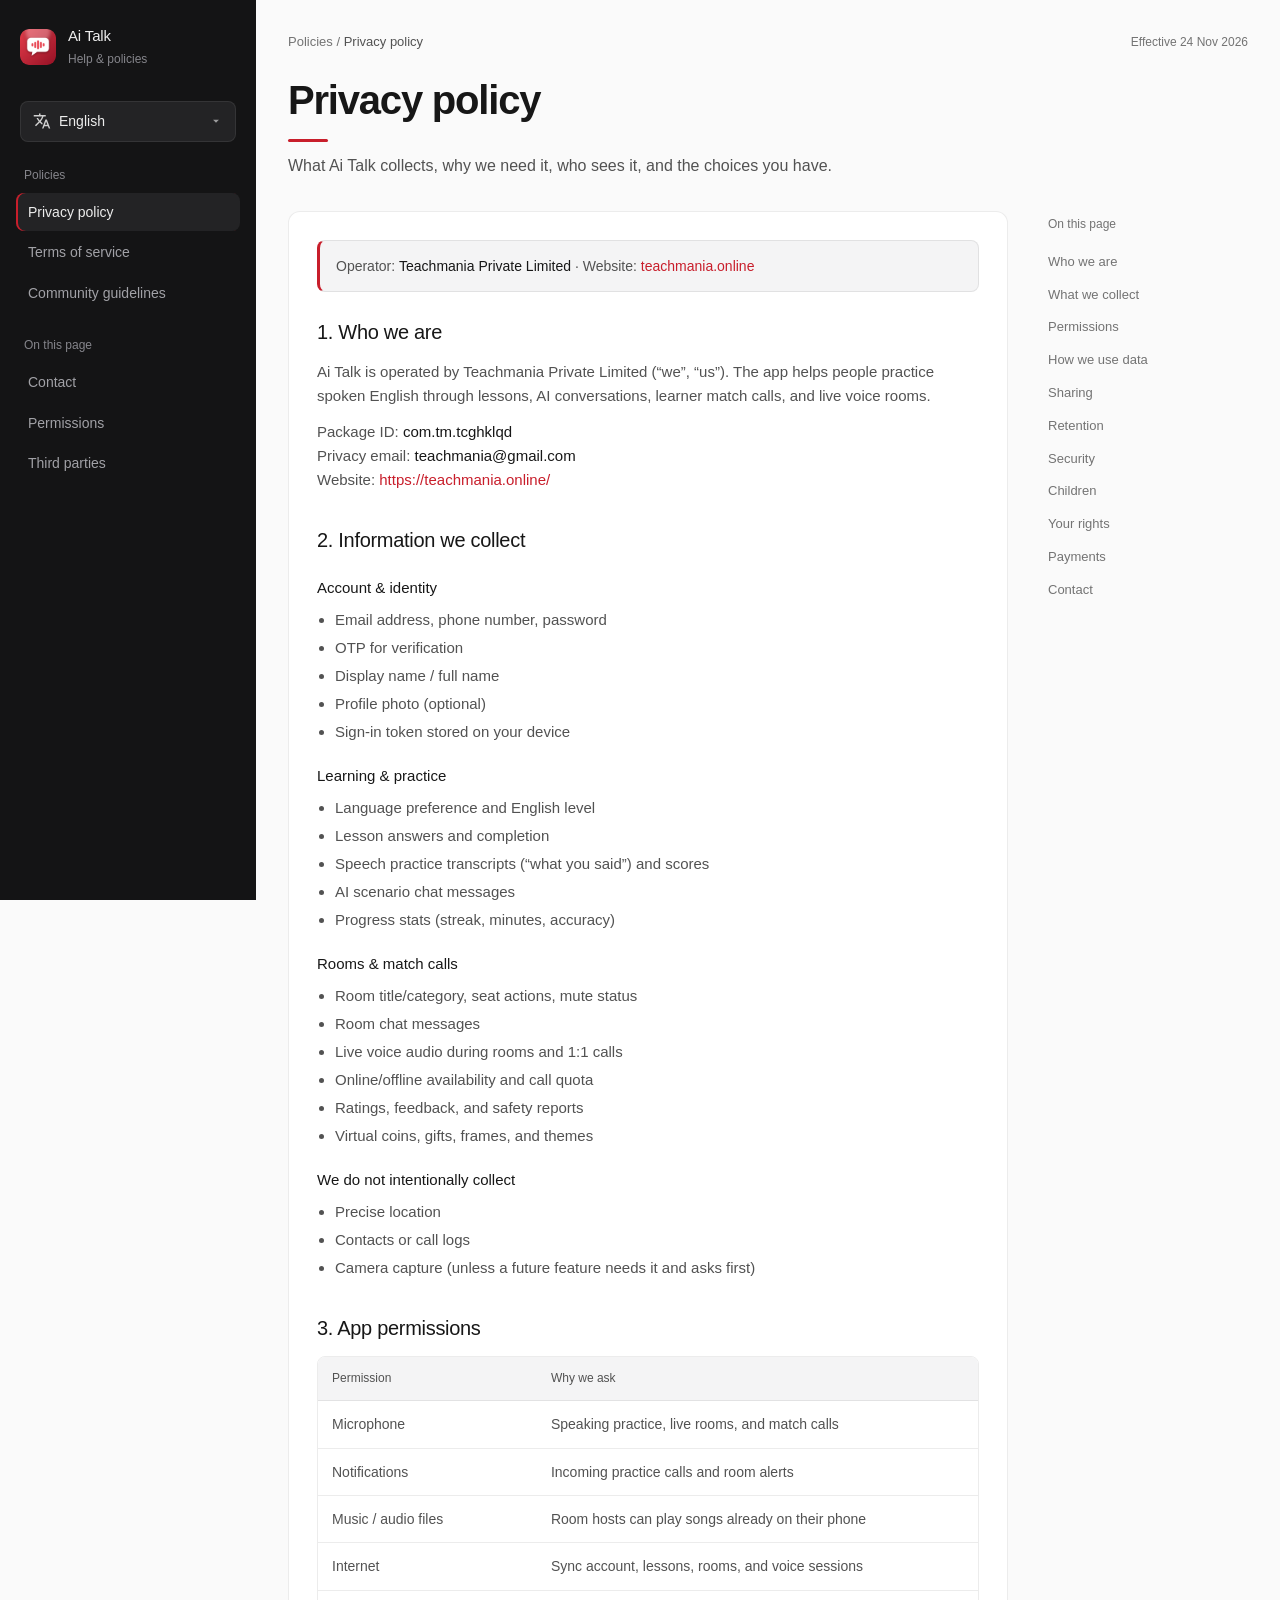
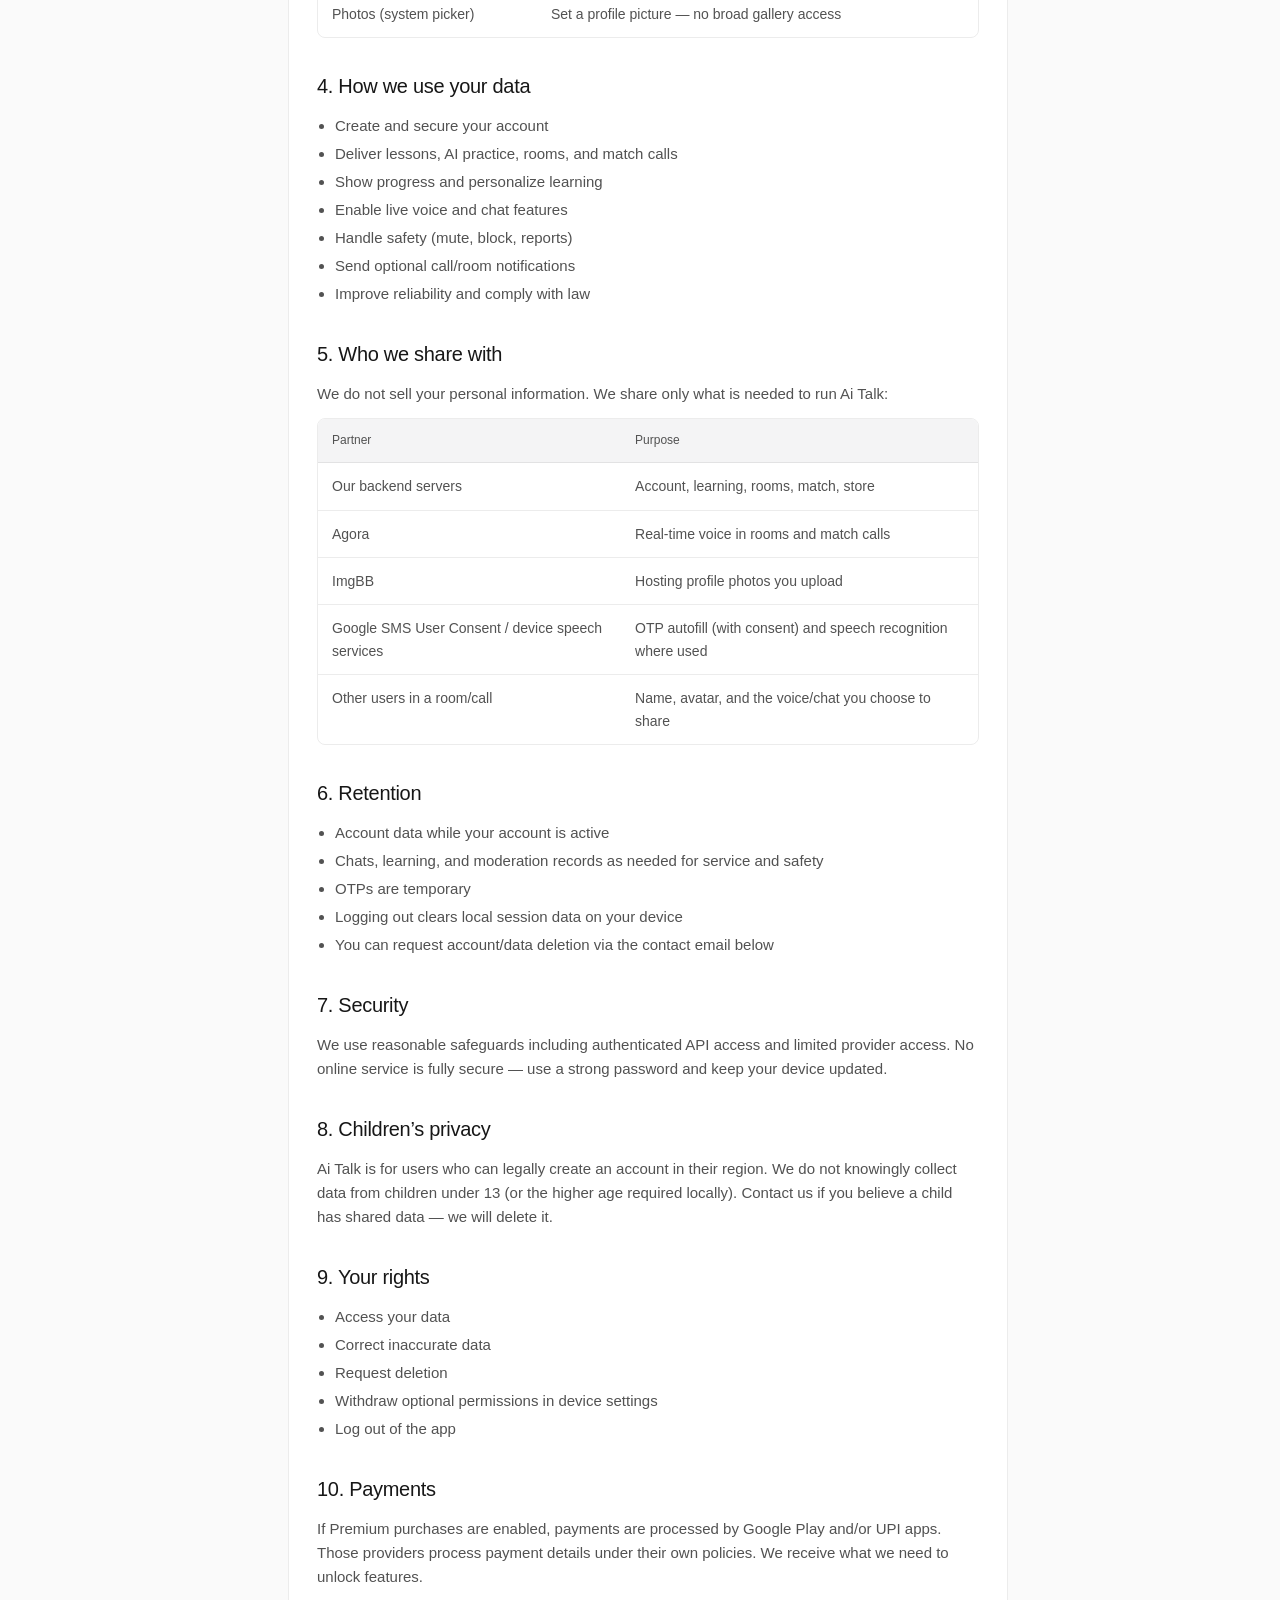
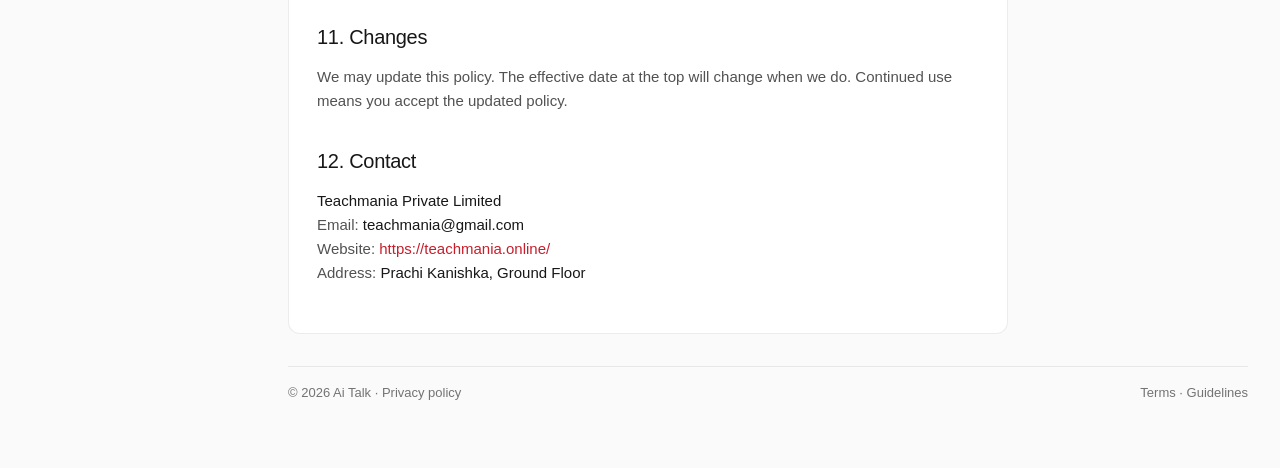
<file: index.html>
<!DOCTYPE html>
<html lang="en">
<head>
  <meta charset="UTF-8" />
  <meta name="viewport" content="width=device-width, initial-scale=1.0, maximum-scale=1.0, user-scalable=no, viewport-fit=cover" />
  <title>Ai Talk Policies</title>
  <meta http-equiv="refresh" content="0; url=privacy-policy.html" />
  <link rel="icon" href="logo.png" type="image/png" />
  <link rel="stylesheet" href="styles.css" />
</head>
<body>
  <div class="main">
    <p>Opening <a href="privacy-policy.html">Privacy Policy</a>…</p>
  </div>
</body>
</html>
</file>
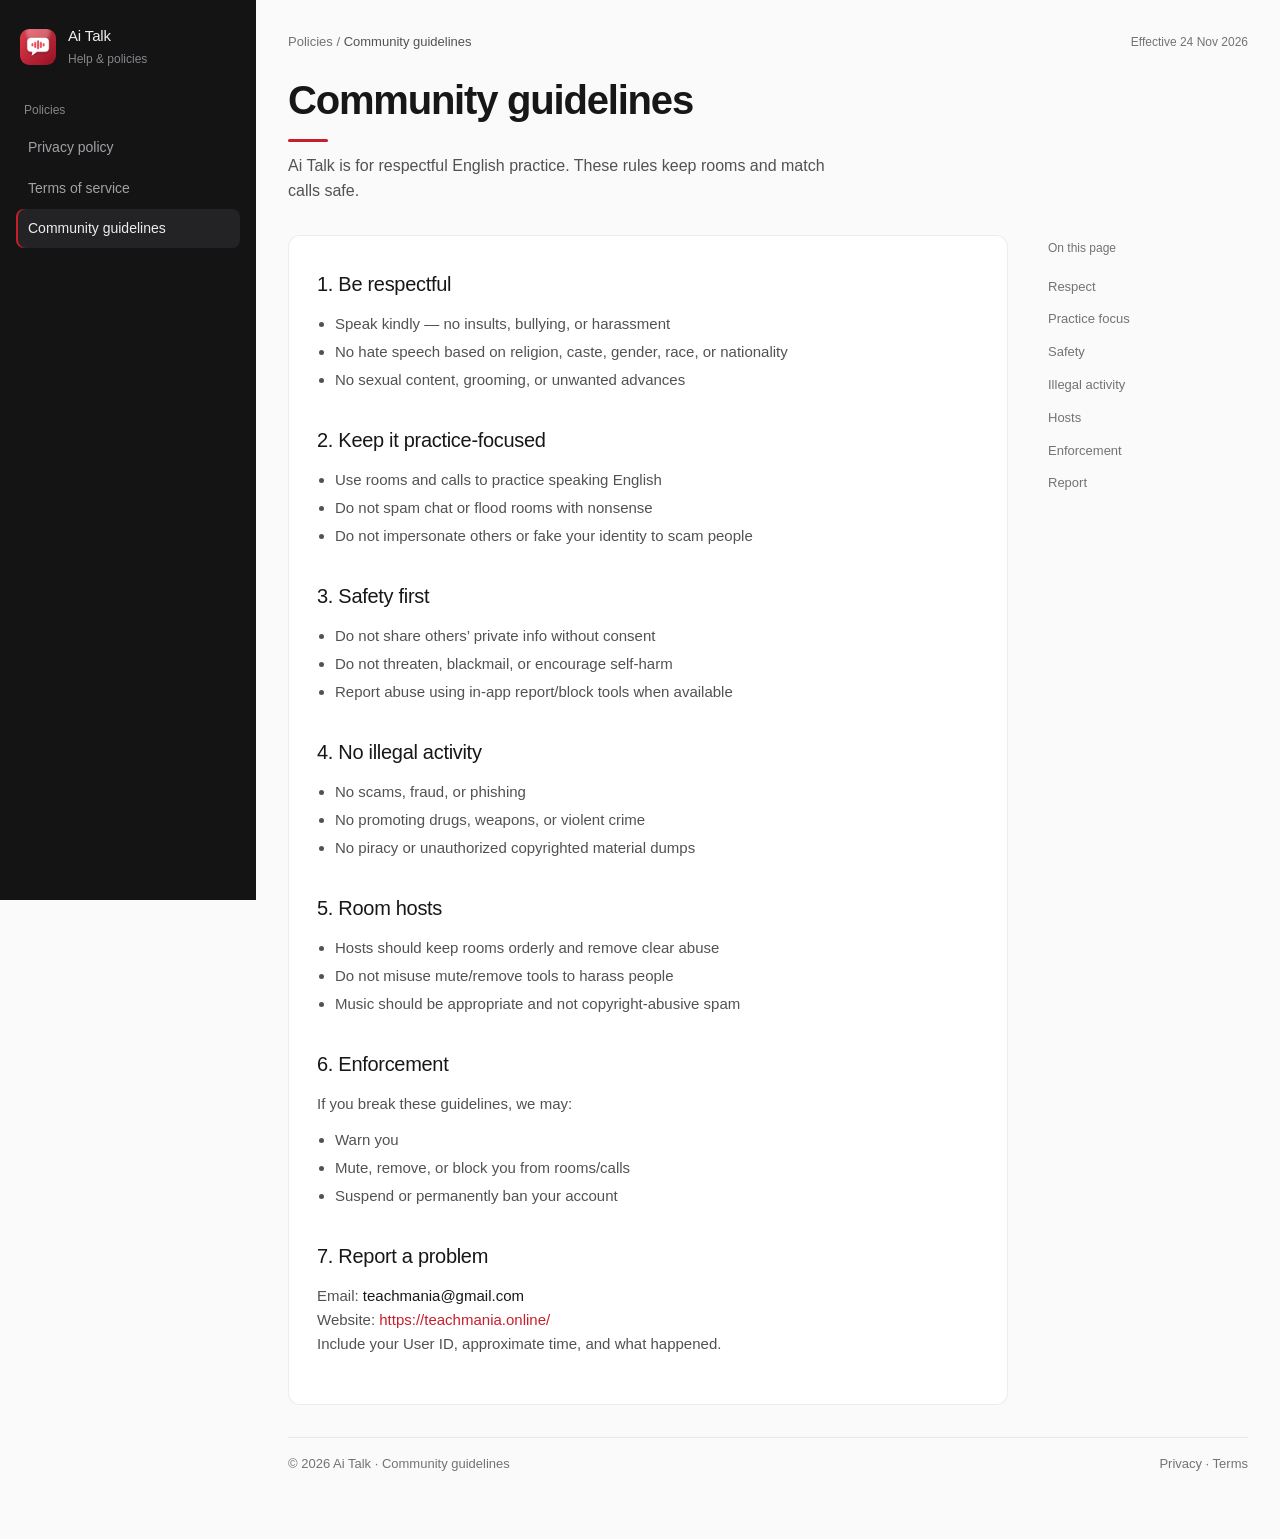
<file: community-guidelines.html>
<!DOCTYPE html>
<html lang="en">
<head>
  <meta charset="UTF-8" />
  <meta name="viewport" content="width=device-width, initial-scale=1.0, maximum-scale=1.0, user-scalable=no, viewport-fit=cover" />
  <title>Community Guidelines · Ai Talk</title>
  <meta name="description" content="Ai Talk community guidelines for safe rooms and practice calls." />
  <link rel="icon" href="logo.png" type="image/png" />
  <link rel="stylesheet" href="styles.css" />
</head>
<body>
  <header class="mobile-topbar">
    <div class="mobile-topbar-inner">
      <button type="button" class="menu-toggle" data-drawer-toggle aria-label="Open menu" aria-expanded="false">
        <svg viewBox="0 0 24 24" aria-hidden="true"><path d="M3 6h18v2H3V6zm0 5h18v2H3v-2zm0 5h18v2H3v-2z"/></svg>
      </button>
      <a class="mobile-brand" href="privacy-policy.html">
        <img src="logo.png" alt="" width="28" height="28" />
        <strong>Ai Talk</strong>
      </a>
    </div>
  </header>

  <div class="drawer-backdrop" data-drawer-backdrop></div>
  <aside class="mobile-drawer" aria-label="Mobile menu">
    <div class="drawer-head">
      <a class="brand" href="privacy-policy.html">
        <div class="brand-mark" aria-hidden="true">
          <img src="logo.png" alt="" width="36" height="36" />
        </div>
        <div>
          <strong>Ai Talk</strong>
          <span>Help &amp; policies</span>
        </div>
      </a>
      <button type="button" class="drawer-close" data-drawer-close aria-label="Close menu">
        <svg viewBox="0 0 24 24" aria-hidden="true"><path d="M18.3 5.71L12 12l6.3 6.29-1.41 1.42L10.59 13.4 4.3 19.71 2.89 18.3 9.17 12 2.89 5.71 4.3 4.29l6.29 6.3 6.29-6.3z"/></svg>
      </button>
    </div>
    <div class="nav-label">Policies</div>
    <nav class="nav">
      <a href="privacy-policy.html">Privacy policy</a>
      <a href="terms.html">Terms of service</a>
      <a class="active" href="community-guidelines.html">Community guidelines</a>
    </nav>
  </aside>

  <div class="shell">
    <aside class="sidebar">
      <a class="brand" href="privacy-policy.html">
        <div class="brand-mark" aria-hidden="true">
          <img src="logo.png" alt="Ai Talk" width="36" height="36" />
        </div>
        <div>
          <strong>Ai Talk</strong>
          <span>Help &amp; policies</span>
        </div>
      </a>
      <div class="nav-label">Policies</div>
      <nav class="nav">
        <a href="privacy-policy.html">Privacy policy</a>
        <a href="terms.html">Terms of service</a>
        <a class="active" href="community-guidelines.html">Community guidelines</a>
      </nav>
    </aside>

    <main class="main">
      <ul class="breadcrumbs-mobile">
        <li>
          <a href="privacy-policy.html" aria-label="Home">
            <svg class="home-icon" viewBox="0 0 24 24" aria-hidden="true"><path d="M10 19v-5h4v5c0 .55.45 1 1 1h3c.55 0 1-.45 1-1v-7h1.7c.46 0 .68-.57.33-.87L12.67 3.6c-.38-.34-.96-.34-1.34 0l-8.36 7.53c-.34.3-.13.87.33.87H5v7c0 .55.45 1 1 1h3c.55 0 1-.45 1-1z"/></svg>
          </a>
        </li>
        <li class="sep" aria-hidden="true">/</li>
        <li>Policies</li>
        <li class="sep" aria-hidden="true">/</li>
        <li><span class="current">Community guidelines</span></li>
      </ul>

      <div class="toc-collapse">
        <button type="button" class="toc-collapse-btn" data-toc-toggle aria-expanded="false">
          <span>On this page</span>
          <svg viewBox="0 0 24 24" aria-hidden="true"><path d="M7 10l5 5 5-5z"/></svg>
        </button>
        <div class="toc-collapse-panel" data-toc-panel>
          <a href="#be-kind">Respect</a>
          <a href="#practice">Practice focus</a>
          <a href="#safety">Safety</a>
          <a href="#illegal">Illegal activity</a>
          <a href="#hosts">Hosts</a>
          <a href="#enforcement">Enforcement</a>
          <a href="#contact">Report</a>
        </div>
      </div>

      <div class="topbar">
        <div class="crumb">Policies / <strong>Community guidelines</strong></div>
        <div class="updated">Effective 24 Nov 2026</div>
      </div>

      <section class="hero">
        <h1>Community guidelines</h1>
        <span class="updated-line">Effective 24 Nov 2026</span>
        <p>
          Ai Talk is for respectful English practice. These rules keep rooms and match calls safe.
        </p>
      </section>

      <div class="layout">
        <article class="card">
          <h2 id="be-kind">1. Be respectful</h2>
          <ul>
            <li>Speak kindly — no insults, bullying, or harassment</li>
            <li>No hate speech based on religion, caste, gender, race, or nationality</li>
            <li>No sexual content, grooming, or unwanted advances</li>
          </ul>

          <h2 id="practice">2. Keep it practice-focused</h2>
          <ul>
            <li>Use rooms and calls to practice speaking English</li>
            <li>Do not spam chat or flood rooms with nonsense</li>
            <li>Do not impersonate others or fake your identity to scam people</li>
          </ul>

          <h2 id="safety">3. Safety first</h2>
          <ul>
            <li>Do not share others’ private info without consent</li>
            <li>Do not threaten, blackmail, or encourage self-harm</li>
            <li>Report abuse using in-app report/block tools when available</li>
          </ul>

          <h2 id="illegal">4. No illegal activity</h2>
          <ul>
            <li>No scams, fraud, or phishing</li>
            <li>No promoting drugs, weapons, or violent crime</li>
            <li>No piracy or unauthorized copyrighted material dumps</li>
          </ul>

          <h2 id="hosts">5. Room hosts</h2>
          <ul>
            <li>Hosts should keep rooms orderly and remove clear abuse</li>
            <li>Do not misuse mute/remove tools to harass people</li>
            <li>Music should be appropriate and not copyright-abusive spam</li>
          </ul>

          <h2 id="enforcement">6. Enforcement</h2>
          <p>If you break these guidelines, we may:</p>
          <ul>
            <li>Warn you</li>
            <li>Mute, remove, or block you from rooms/calls</li>
            <li>Suspend or permanently ban your account</li>
          </ul>

          <h2 id="contact">7. Report a problem</h2>
          <p>
            Email: <strong>teachmania@gmail.com</strong><br />
            Website: <a href="https://teachmania.online/">https://teachmania.online/</a><br />
            Include your User ID, approximate time, and what happened.
          </p>
        </article>

        <aside class="toc">
          <h2>On this page</h2>
          <a href="#be-kind">Respect</a>
          <a href="#practice">Practice focus</a>
          <a href="#safety">Safety</a>
          <a href="#illegal">Illegal activity</a>
          <a href="#hosts">Hosts</a>
          <a href="#enforcement">Enforcement</a>
          <a href="#contact">Report</a>
        </aside>
      </div>

      <div class="footer">
        <span>© 2026 Ai Talk · Community guidelines</span>
        <span><a href="privacy-policy.html">Privacy</a> · <a href="terms.html">Terms</a></span>
      </div>
    </main>
  </div>
  <script src="site.js"></script>
</body>
</html>
</file>
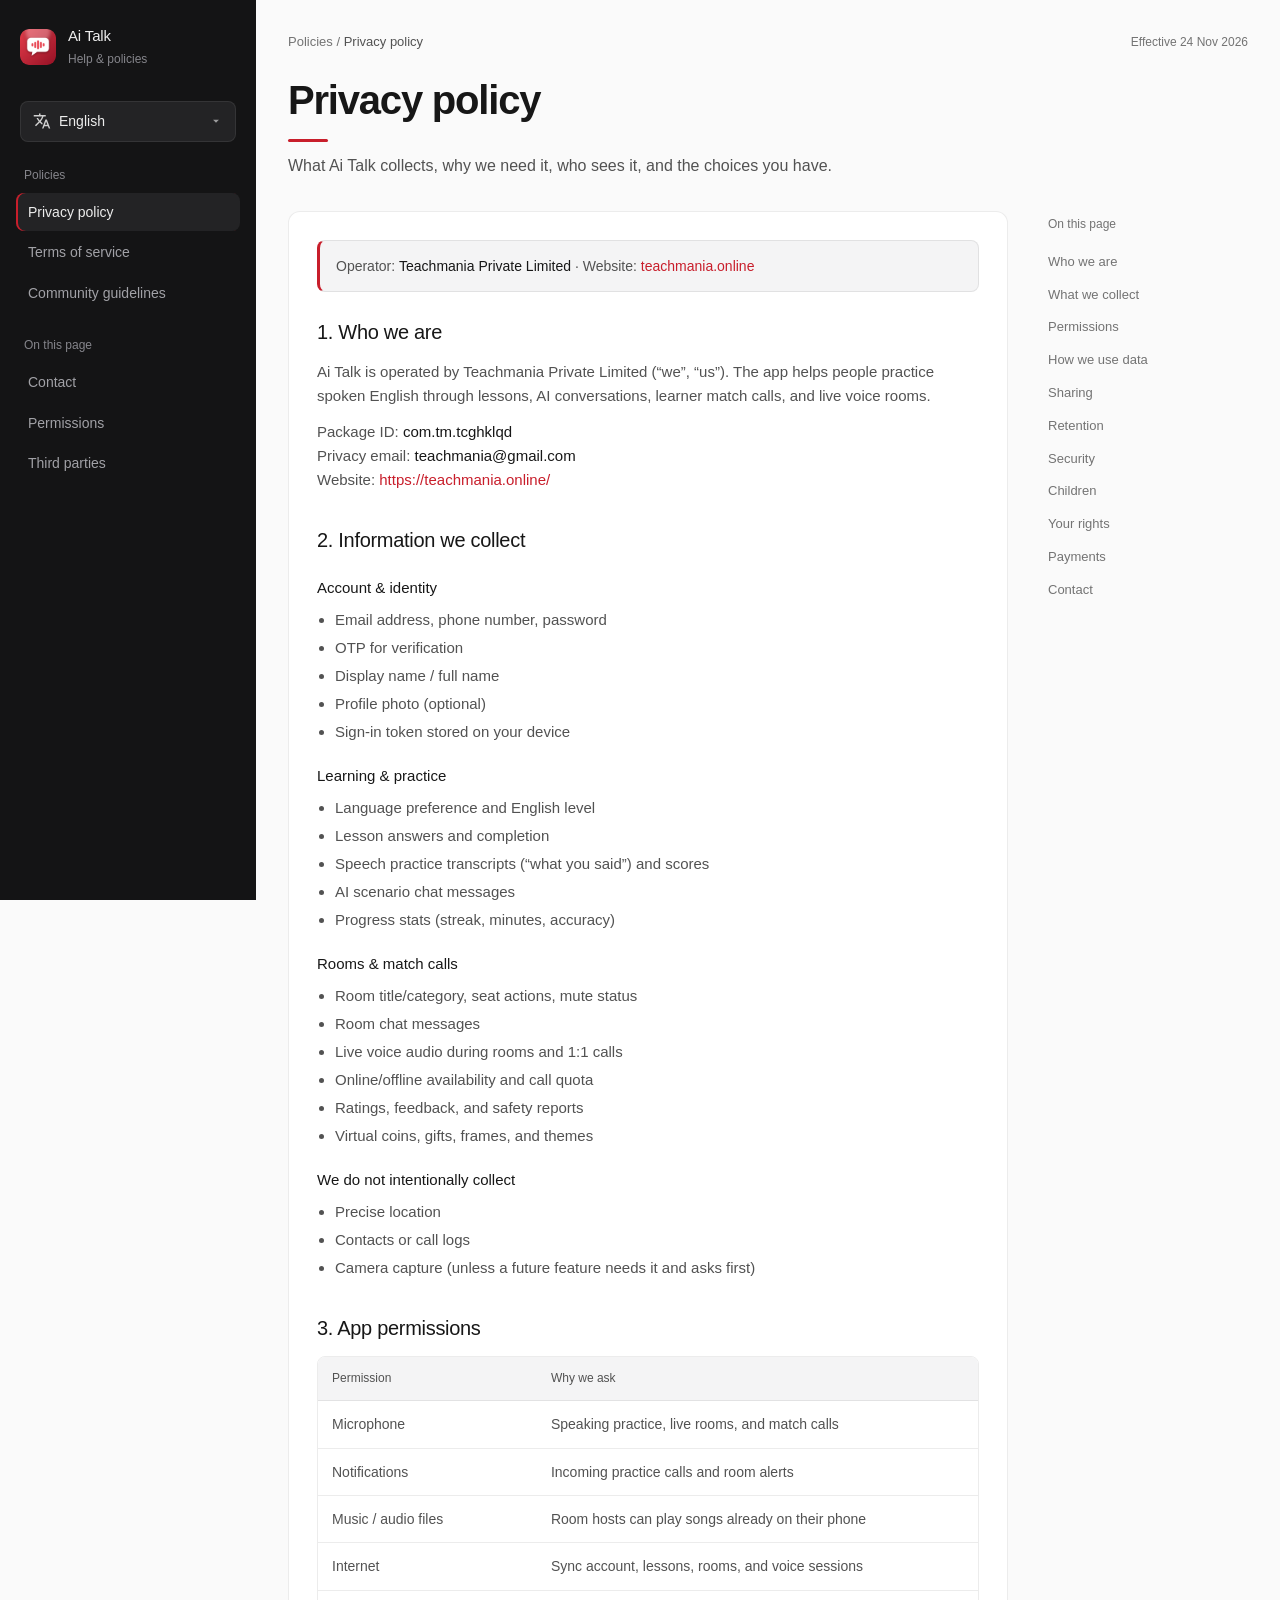
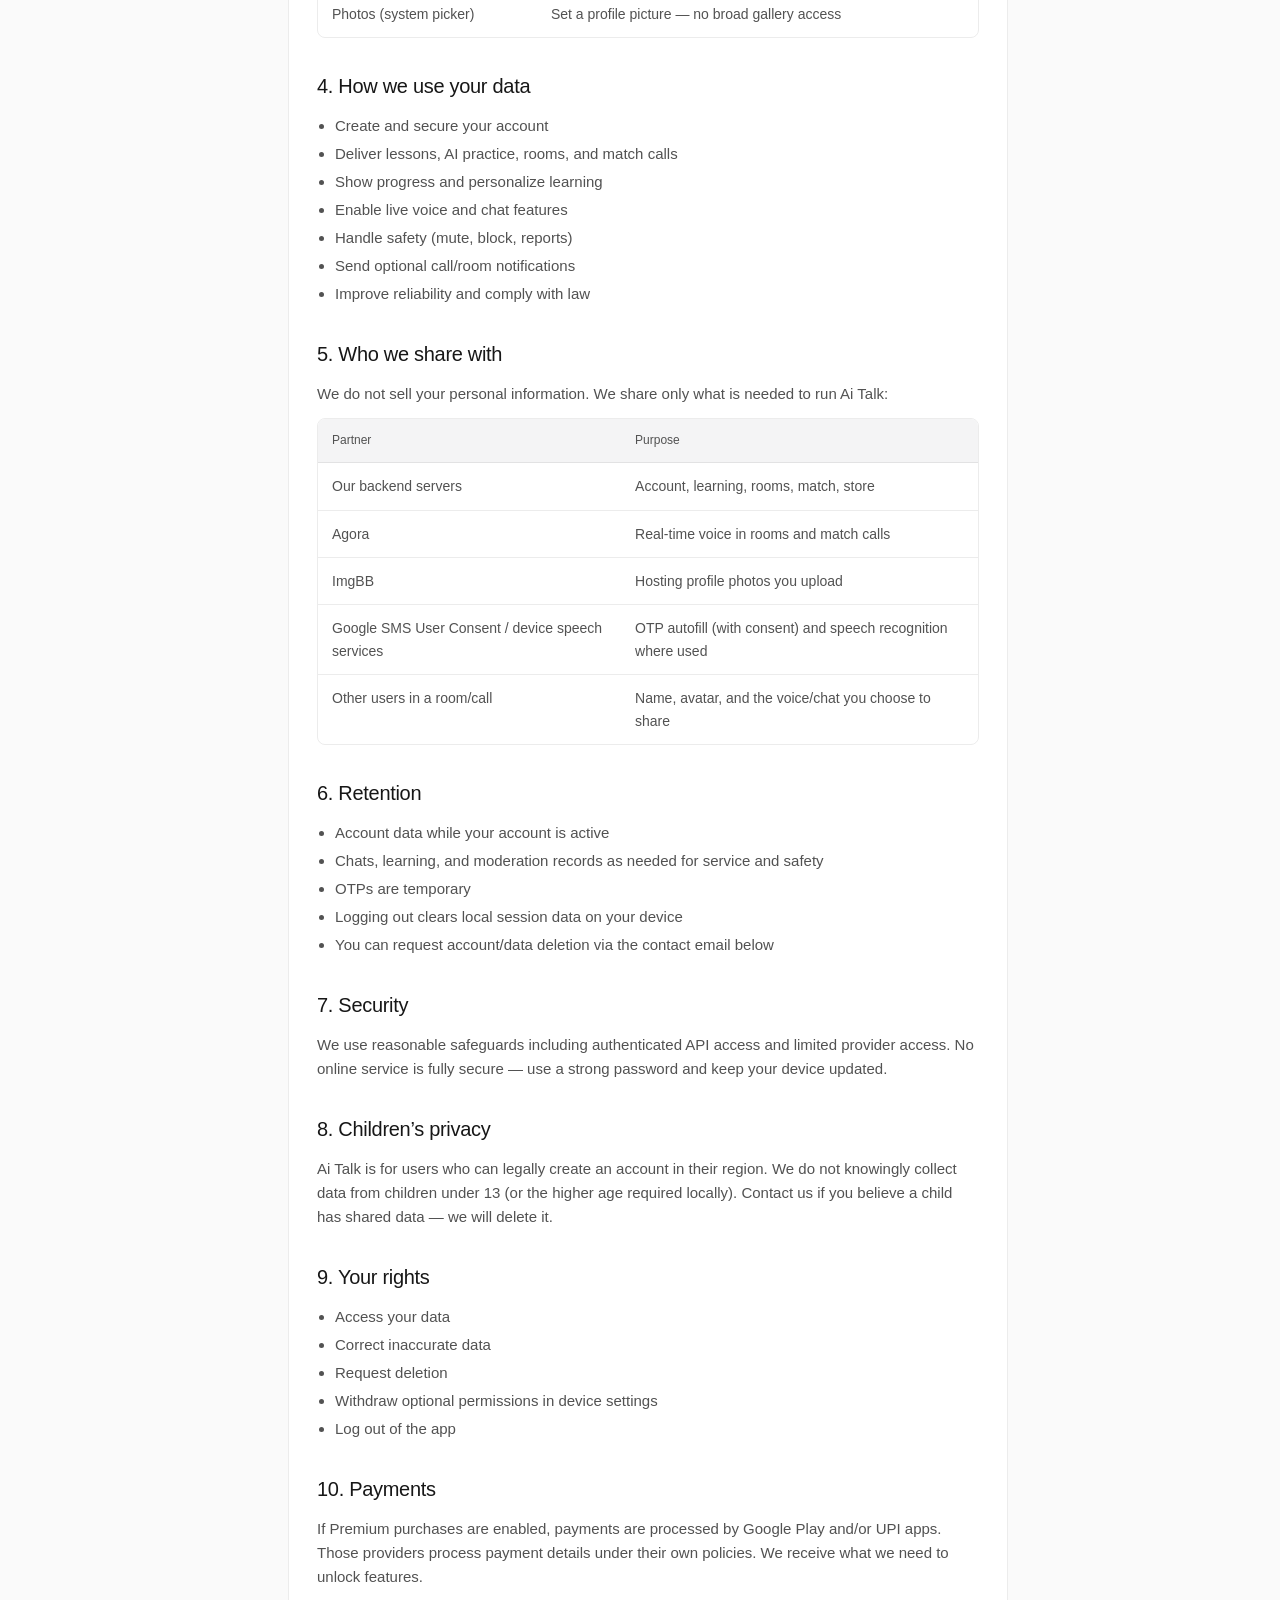
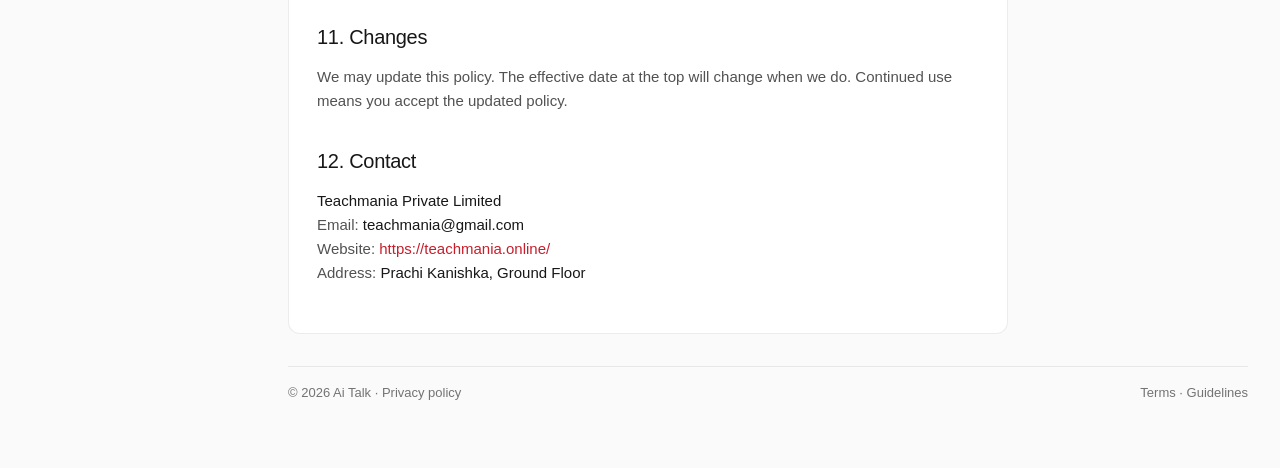
<file: privacy-policy.html>
<!DOCTYPE html>
<html lang="en">
<head>
  <meta charset="UTF-8" />
  <meta name="viewport" content="width=device-width, initial-scale=1.0, maximum-scale=1.0, user-scalable=no, viewport-fit=cover" />
  <title>Privacy Policy · Ai Talk</title>
  <meta name="description" content="Ai Talk Privacy Policy — what we collect, why, and your choices." />
  <link rel="icon" href="logo.png" type="image/png" />
  <link rel="stylesheet" href="styles.css" />
</head>
<body>
  <header class="mobile-topbar">
    <div class="mobile-topbar-inner">
      <button type="button" class="menu-toggle" data-drawer-toggle aria-label="Open menu" aria-expanded="false">
        <svg viewBox="0 0 24 24" aria-hidden="true"><path d="M3 6h18v2H3V6zm0 5h18v2H3v-2zm0 5h18v2H3v-2z"/></svg>
      </button>
      <a class="mobile-brand" href="privacy-policy.html">
        <img src="logo.png" alt="" width="28" height="28" />
        <strong>Ai Talk</strong>
      </a>
      <div class="lang-switch lang-switch-inline" id="langSwitchMain">
        <button type="button" class="lang-switch-btn" aria-haspopup="listbox">
          <svg viewBox="0 0 24 24" aria-hidden="true"><path d="M12.87 15.07l-2.54-2.51.03-.03c1.74-1.94 2.98-4.17 3.71-6.53H17V4h-7V2H8v2H1v1.99h11.17C11.5 7.92 10.44 9.75 9 11.35 8.07 10.32 7.3 9.19 6.69 8h-2c.73 1.63 1.73 3.17 2.98 4.56l-5.09 5.02L4 19l5-5 3.11 3.11.76-2.04zM18.5 10h-2L12 22h2l1.12-3h4.75L21 22h2l-4.5-12zm-2.62 7l1.62-4.33L19.12 17h-3.24z"/></svg>
          <span data-lang-current>English</span>
          <svg class="lang-caret" viewBox="0 0 24 24" aria-hidden="true"><path d="M7 10l5 5 5-5z"/></svg>
        </button>
        <div class="lang-menu" data-lang-menu role="listbox" aria-label="Languages"></div>
      </div>
    </div>
  </header>

  <div class="drawer-backdrop" data-drawer-backdrop></div>
  <aside class="mobile-drawer" aria-label="Mobile menu">
    <div class="drawer-head">
      <a class="brand" href="privacy-policy.html">
        <div class="brand-mark" aria-hidden="true">
          <img src="logo.png" alt="" width="36" height="36" />
        </div>
        <div>
          <strong>Ai Talk</strong>
          <span data-i18n="brandSub">Help &amp; policies</span>
        </div>
      </a>
      <button type="button" class="drawer-close" data-drawer-close aria-label="Close menu">
        <svg viewBox="0 0 24 24" aria-hidden="true"><path d="M18.3 5.71L12 12l6.3 6.29-1.41 1.42L10.59 13.4 4.3 19.71 2.89 18.3 9.17 12 2.89 5.71 4.3 4.29l6.29 6.3 6.29-6.3z"/></svg>
      </button>
    </div>
    <div class="nav-label" data-i18n="navPolicies">Policies</div>
    <nav class="nav">
      <a class="active" href="privacy-policy.html" data-i18n="navPrivacy">Privacy policy</a>
      <a href="terms.html" data-i18n="navTerms">Terms of service</a>
      <a href="community-guidelines.html" data-i18n="navGuidelines">Community guidelines</a>
    </nav>
    <div class="nav-label" data-i18n="navOnPage">On this page</div>
    <nav class="nav">
      <a href="#who" data-i18n="tocWho">Who we are</a>
      <a href="#permissions" data-i18n="navPermissions">Permissions</a>
      <a href="#third-parties" data-i18n="navThird">Third parties</a>
      <a href="#contact" data-i18n="navContact">Contact</a>
    </nav>
  </aside>

  <div class="shell">
    <aside class="sidebar">
      <a class="brand" href="privacy-policy.html">
        <div class="brand-mark" aria-hidden="true">
          <img src="logo.png" alt="Ai Talk" width="36" height="36" />
        </div>
        <div>
          <strong>Ai Talk</strong>
          <span data-i18n="brandSub">Help &amp; policies</span>
        </div>
      </a>

      <div class="lang-switch" id="langSwitchSidebar">
        <button type="button" class="lang-switch-btn" aria-haspopup="listbox" aria-expanded="false">
          <svg viewBox="0 0 24 24" aria-hidden="true"><path d="M12.87 15.07l-2.54-2.51.03-.03c1.74-1.94 2.98-4.17 3.71-6.53H17V4h-7V2H8v2H1v1.99h11.17C11.5 7.92 10.44 9.75 9 11.35 8.07 10.32 7.3 9.19 6.69 8h-2c.73 1.63 1.73 3.17 2.98 4.56l-5.09 5.02L4 19l5-5 3.11 3.11.76-2.04zM18.5 10h-2L12 22h2l1.12-3h4.75L21 22h2l-4.5-12zm-2.62 7l1.62-4.33L19.12 17h-3.24z"/></svg>
          <span data-lang-current>English</span>
          <svg class="lang-caret" viewBox="0 0 24 24" aria-hidden="true"><path d="M7 10l5 5 5-5z"/></svg>
        </button>
        <div class="lang-menu" data-lang-menu role="listbox" aria-label="Languages"></div>
      </div>

      <div class="nav-label" data-i18n="navPolicies">Policies</div>
      <nav class="nav">
        <a class="active" href="privacy-policy.html" data-i18n="navPrivacy">Privacy policy</a>
        <a href="terms.html" data-i18n="navTerms">Terms of service</a>
        <a href="community-guidelines.html" data-i18n="navGuidelines">Community guidelines</a>
      </nav>
      <div class="nav-label" data-i18n="navOnPage">On this page</div>
      <nav class="nav">
        <a href="#contact" data-i18n="navContact">Contact</a>
        <a href="#permissions" data-i18n="navPermissions">Permissions</a>
        <a href="#third-parties" data-i18n="navThird">Third parties</a>
      </nav>
    </aside>

    <main class="main">
      <ul class="breadcrumbs-mobile">
        <li>
          <a href="privacy-policy.html" aria-label="Home">
            <svg class="home-icon" viewBox="0 0 24 24" aria-hidden="true"><path d="M10 19v-5h4v5c0 .55.45 1 1 1h3c.55 0 1-.45 1-1v-7h1.7c.46 0 .68-.57.33-.87L12.67 3.6c-.38-.34-.96-.34-1.34 0l-8.36 7.53c-.34.3-.13.87.33.87H5v7c0 .55.45 1 1 1h3c.55 0 1-.45 1-1z"/></svg>
          </a>
        </li>
        <li class="sep" aria-hidden="true">/</li>
        <li data-i18n="navPolicies">Policies</li>
        <li class="sep" aria-hidden="true">/</li>
        <li><span class="current" data-i18n="crumbStrong">Privacy policy</span></li>
      </ul>

      <div class="toc-collapse">
        <button type="button" class="toc-collapse-btn" data-toc-toggle aria-expanded="false">
          <span data-i18n="tocTitle">On this page</span>
          <svg viewBox="0 0 24 24" aria-hidden="true"><path d="M7 10l5 5 5-5z"/></svg>
        </button>
        <div class="toc-collapse-panel" data-toc-panel>
          <a href="#who" data-i18n="tocWho">Who we are</a>
          <a href="#collect" data-i18n="tocCollect">What we collect</a>
          <a href="#permissions" data-i18n="tocPerm">Permissions</a>
          <a href="#use" data-i18n="tocUse">How we use data</a>
          <a href="#third-parties" data-i18n="tocShare">Sharing</a>
          <a href="#retention" data-i18n="tocRetention">Retention</a>
          <a href="#security" data-i18n="tocSecurity">Security</a>
          <a href="#children" data-i18n="tocChildren">Children</a>
          <a href="#rights" data-i18n="tocRights">Your rights</a>
          <a href="#payments" data-i18n="tocPayments">Payments</a>
          <a href="#contact" data-i18n="tocContact">Contact</a>
        </div>
      </div>

      <div class="topbar">
        <div class="crumb"><span data-i18n="crumb">Policies /</span> <strong data-i18n="crumbStrong">Privacy policy</strong></div>
        <div class="updated" data-i18n="effective">Effective 24 Nov 2026</div>
      </div>

      <section class="hero">
        <h1 data-i18n="title">Privacy policy</h1>
        <span class="updated-line" data-i18n="effective">Effective 24 Nov 2026</span>
        <p data-i18n="lead">
          What Ai Talk collects, why we need it, who sees it, and the choices you have.
        </p>
      </section>

      <div class="layout">
        <article class="card">
          <div class="callout">
            <span data-i18n="calloutPrefix">Operator:</span> <strong>Teachmania Private Limited</strong> ·
            <span data-i18n="calloutWebsite">Website:</span> <a href="https://teachmania.online/">teachmania.online</a>
          </div>

          <h2 id="who" data-i18n="hWho">1. Who we are</h2>
          <p data-i18n="pWho1">
            Ai Talk is operated by Teachmania Private Limited (“we”, “us”).
            The app helps people practice spoken English through lessons, AI conversations,
            learner match calls, and live voice rooms.
          </p>
          <p>
            <span data-i18n="labelPackage">Package ID:</span> <strong>com.tm.tcghklqd</strong><br />
            <span data-i18n="labelPrivacyEmail">Privacy email:</span> <strong>teachmania@gmail.com</strong><br />
            <span data-i18n="labelWebsite">Website:</span> <a href="https://teachmania.online/">https://teachmania.online/</a>
          </p>

          <h2 id="collect" data-i18n="hCollect">2. Information we collect</h2>

          <h3 data-i18n="hAccount">Account &amp; identity</h3>
          <ul>
            <li data-i18n="liEmail">Email address, phone number, password</li>
            <li data-i18n="liOtp">OTP for verification</li>
            <li data-i18n="liName">Display name / full name</li>
            <li data-i18n="liPhoto">Profile photo (optional)</li>
            <li data-i18n="liToken">Sign-in token stored on your device</li>
          </ul>

          <h3 data-i18n="hLearning">Learning &amp; practice</h3>
          <ul>
            <li data-i18n="liLang">Language preference and English level</li>
            <li data-i18n="liLessons">Lesson answers and completion</li>
            <li data-i18n="liSpeech">Speech practice transcripts (“what you said”) and scores</li>
            <li data-i18n="liAiChat">AI scenario chat messages</li>
            <li data-i18n="liProgress">Progress stats (streak, minutes, accuracy)</li>
          </ul>

          <h3 data-i18n="hRooms">Rooms &amp; match calls</h3>
          <ul>
            <li data-i18n="liRoom">Room title/category, seat actions, mute status</li>
            <li data-i18n="liChat">Room chat messages</li>
            <li data-i18n="liVoice">Live voice audio during rooms and 1:1 calls</li>
            <li data-i18n="liOnline">Online/offline availability and call quota</li>
            <li data-i18n="liRatings">Ratings, feedback, and safety reports</li>
            <li data-i18n="liVirtual">Virtual coins, gifts, frames, and themes</li>
          </ul>

          <h3 data-i18n="hNotCollect">We do not intentionally collect</h3>
          <ul>
            <li data-i18n="liLocation">Precise location</li>
            <li data-i18n="liContacts">Contacts or call logs</li>
            <li data-i18n="liCamera">Camera capture (unless a future feature needs it and asks first)</li>
          </ul>

          <h2 id="permissions" data-i18n="hPermissions">3. App permissions</h2>
          <div class="table-wrap">
            <table>
              <thead>
                <tr>
                  <th data-i18n="thPermission">Permission</th>
                  <th data-i18n="thWhy">Why we ask</th>
                </tr>
              </thead>
              <tbody>
                <tr><td data-i18n="permMic">Microphone</td><td data-i18n="whyMic">Speaking practice, live rooms, and match calls</td></tr>
                <tr><td data-i18n="permNotif">Notifications</td><td data-i18n="whyNotif">Incoming practice calls and room alerts</td></tr>
                <tr><td data-i18n="permMusic">Music / audio files</td><td data-i18n="whyMusic">Room hosts can play songs already on their phone</td></tr>
                <tr><td data-i18n="permNet">Internet</td><td data-i18n="whyNet">Sync account, lessons, rooms, and voice sessions</td></tr>
                <tr><td data-i18n="permPhotos">Photos (system picker)</td><td data-i18n="whyPhotos">Set a profile picture — no broad gallery access</td></tr>
              </tbody>
            </table>
          </div>

          <h2 id="use" data-i18n="hUse">4. How we use your data</h2>
          <ul>
            <li data-i18n="use1">Create and secure your account</li>
            <li data-i18n="use2">Deliver lessons, AI practice, rooms, and match calls</li>
            <li data-i18n="use3">Show progress and personalize learning</li>
            <li data-i18n="use4">Enable live voice and chat features</li>
            <li data-i18n="use5">Handle safety (mute, block, reports)</li>
            <li data-i18n="use6">Send optional call/room notifications</li>
            <li data-i18n="use7">Improve reliability and comply with law</li>
          </ul>

          <h2 id="third-parties" data-i18n="hShare">5. Who we share with</h2>
          <p data-i18n="pShare">We do not sell your personal information. We share only what is needed to run Ai Talk:</p>
          <div class="table-wrap">
            <table>
              <thead>
                <tr>
                  <th data-i18n="thPartner">Partner</th>
                  <th data-i18n="thPurpose">Purpose</th>
                </tr>
              </thead>
              <tbody>
                <tr><td data-i18n="partnerBackend">Our backend servers</td><td data-i18n="purposeBackend">Account, learning, rooms, match, store</td></tr>
                <tr><td data-i18n="partnerAgora">Agora</td><td data-i18n="purposeAgora">Real-time voice in rooms and match calls</td></tr>
                <tr><td data-i18n="partnerImgbb">ImgBB</td><td data-i18n="purposeImgbb">Hosting profile photos you upload</td></tr>
                <tr><td data-i18n="partnerGoogle">Google SMS User Consent / device speech services</td><td data-i18n="purposeGoogle">OTP autofill (with consent) and speech recognition where used</td></tr>
                <tr><td data-i18n="partnerUsers">Other users in a room/call</td><td data-i18n="purposeUsers">Name, avatar, and the voice/chat you choose to share</td></tr>
              </tbody>
            </table>
          </div>

          <h2 id="retention" data-i18n="hRetention">6. Retention</h2>
          <ul>
            <li data-i18n="ret1">Account data while your account is active</li>
            <li data-i18n="ret2">Chats, learning, and moderation records as needed for service and safety</li>
            <li data-i18n="ret3">OTPs are temporary</li>
            <li data-i18n="ret4">Logging out clears local session data on your device</li>
            <li data-i18n="ret5">You can request account/data deletion via the contact email below</li>
          </ul>

          <h2 id="security" data-i18n="hSecurity">7. Security</h2>
          <p data-i18n="pSecurity">
            We use reasonable safeguards including authenticated API access and limited provider access.
            No online service is fully secure — use a strong password and keep your device updated.
          </p>

          <h2 id="children" data-i18n="hChildren">8. Children’s privacy</h2>
          <p data-i18n="pChildren">
            Ai Talk is for users who can legally create an account in their region.
            We do not knowingly collect data from children under 13 (or the higher age required locally).
            Contact us if you believe a child has shared data — we will delete it.
          </p>

          <h2 id="rights" data-i18n="hRights">9. Your rights</h2>
          <ul>
            <li data-i18n="right1">Access your data</li>
            <li data-i18n="right2">Correct inaccurate data</li>
            <li data-i18n="right3">Request deletion</li>
            <li data-i18n="right4">Withdraw optional permissions in device settings</li>
            <li data-i18n="right5">Log out of the app</li>
          </ul>

          <h2 id="payments" data-i18n="hPayments">10. Payments</h2>
          <p data-i18n="pPayments">
            If Premium purchases are enabled, payments are processed by Google Play and/or UPI apps.
            Those providers process payment details under their own policies. We receive what we need to unlock features.
          </p>

          <h2 id="changes" data-i18n="hChanges">11. Changes</h2>
          <p data-i18n="pChanges">
            We may update this policy. The effective date at the top will change when we do.
            Continued use means you accept the updated policy.
          </p>

          <h2 id="contact" data-i18n="hContact">12. Contact</h2>
          <p>
            <strong>Teachmania Private Limited</strong><br />
            <span data-i18n="labelEmail">Email:</span> <strong>teachmania@gmail.com</strong><br />
            <span data-i18n="labelWebsite">Website:</span> <a href="https://teachmania.online/">https://teachmania.online/</a><br />
            <span data-i18n="labelAddress">Address:</span> <strong>Prachi Kanishka, Ground Floor</strong>
          </p>
        </article>

        <aside class="toc">
          <h2 data-i18n="tocTitle">On this page</h2>
          <a href="#who" data-i18n="tocWho">Who we are</a>
          <a href="#collect" data-i18n="tocCollect">What we collect</a>
          <a href="#permissions" data-i18n="tocPerm">Permissions</a>
          <a href="#use" data-i18n="tocUse">How we use data</a>
          <a href="#third-parties" data-i18n="tocShare">Sharing</a>
          <a href="#retention" data-i18n="tocRetention">Retention</a>
          <a href="#security" data-i18n="tocSecurity">Security</a>
          <a href="#children" data-i18n="tocChildren">Children</a>
          <a href="#rights" data-i18n="tocRights">Your rights</a>
          <a href="#payments" data-i18n="tocPayments">Payments</a>
          <a href="#contact" data-i18n="tocContact">Contact</a>
        </aside>
      </div>

      <div class="footer">
        <span data-i18n="footerLeft">© 2026 Ai Talk · Privacy policy</span>
        <span><a href="terms.html" data-i18n="footerTerms">Terms</a> · <a href="community-guidelines.html" data-i18n="footerGuidelines">Guidelines</a></span>
      </div>
    </main>
  </div>
  <script src="site.js"></script>
  <script src="privacy-i18n.js"></script>
</body>
</html>
</file>
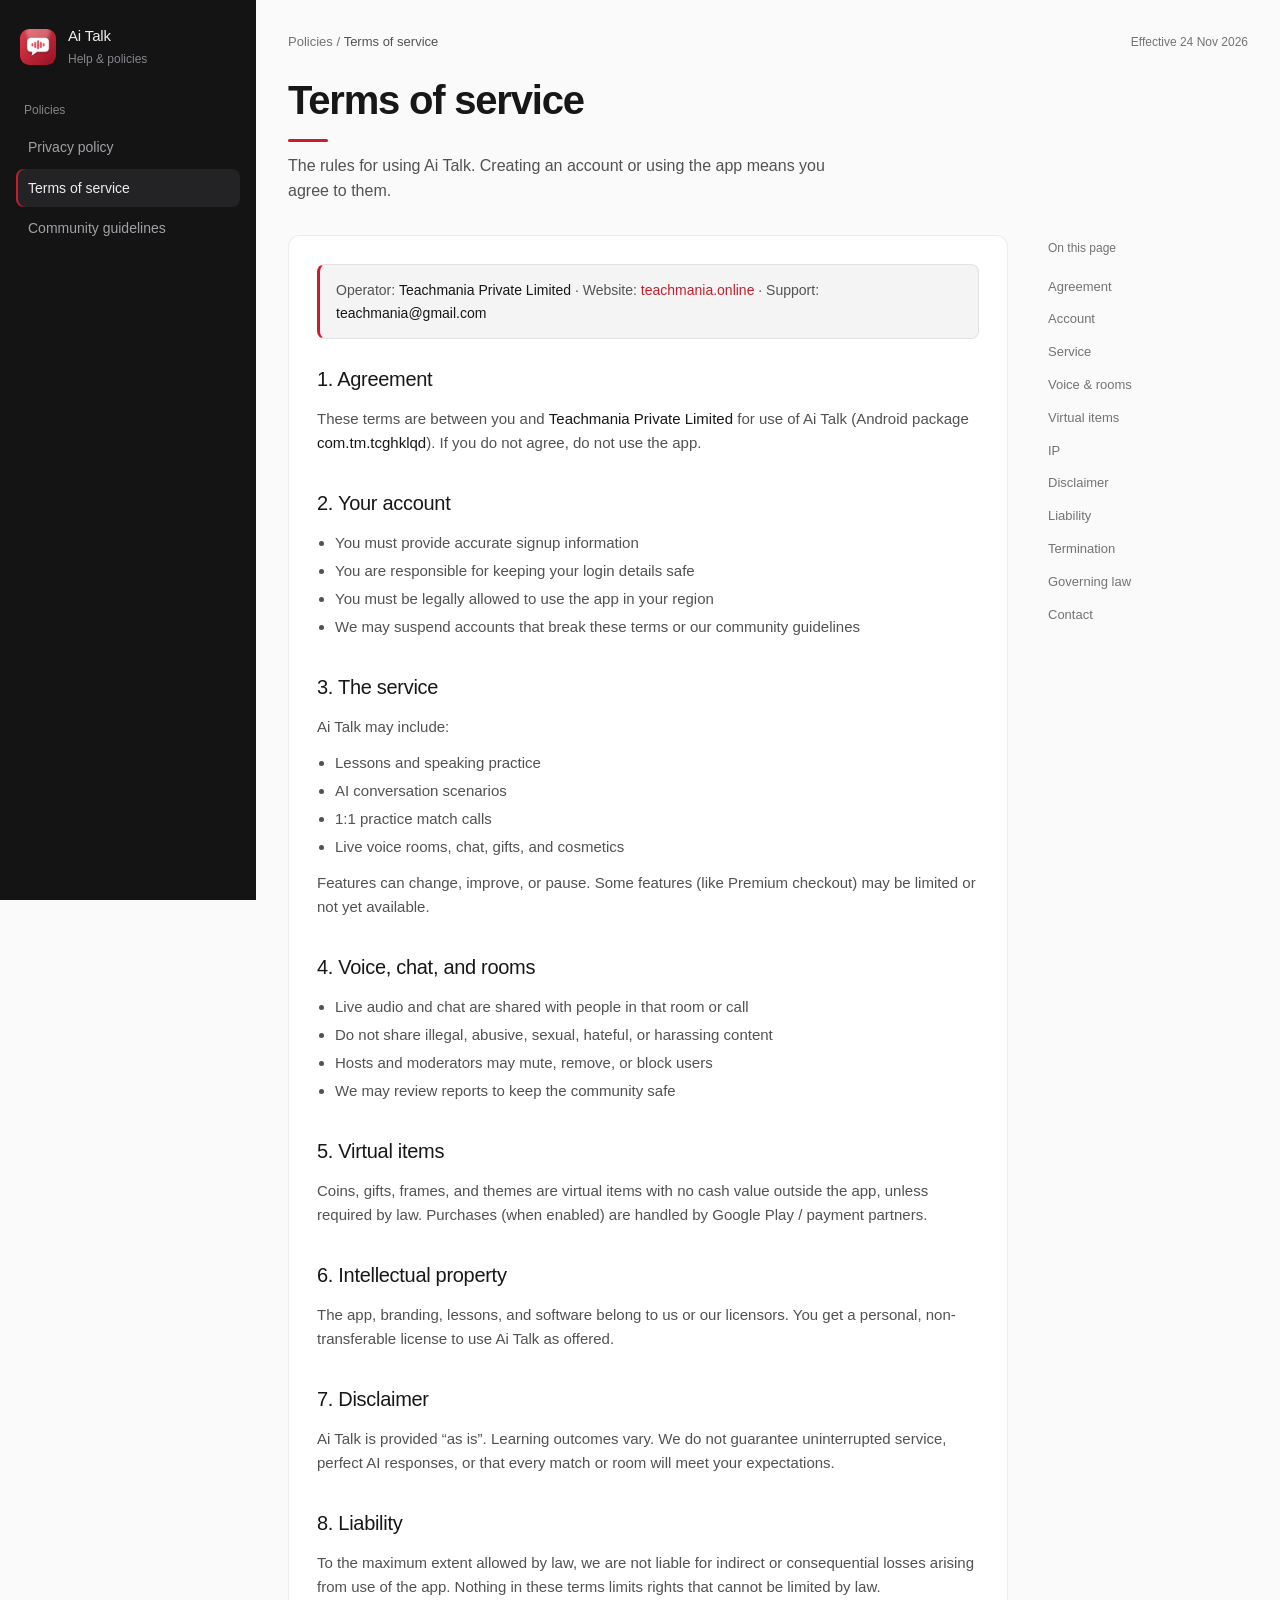
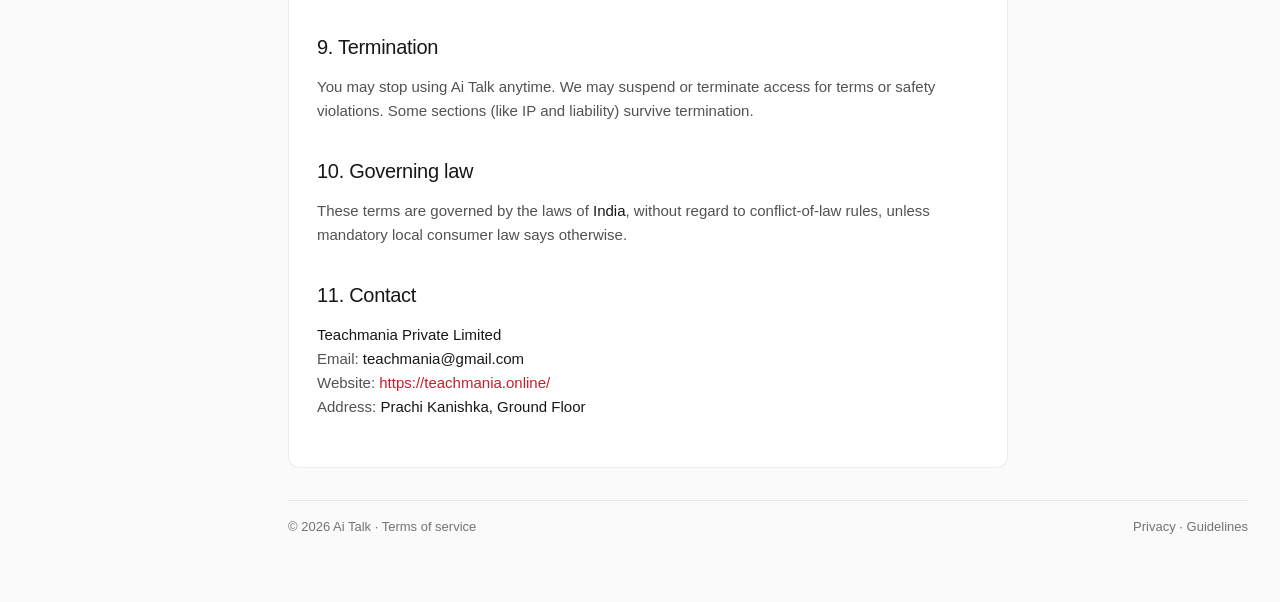
<file: terms.html>
<!DOCTYPE html>
<html lang="en">
<head>
  <meta charset="UTF-8" />
  <meta name="viewport" content="width=device-width, initial-scale=1.0, maximum-scale=1.0, user-scalable=no, viewport-fit=cover" />
  <title>Terms of Service · Ai Talk</title>
  <meta name="description" content="Ai Talk Terms of Service — rules for using the app." />
  <link rel="icon" href="logo.png" type="image/png" />
  <link rel="stylesheet" href="styles.css" />
</head>
<body>
  <header class="mobile-topbar">
    <div class="mobile-topbar-inner">
      <button type="button" class="menu-toggle" data-drawer-toggle aria-label="Open menu" aria-expanded="false">
        <svg viewBox="0 0 24 24" aria-hidden="true"><path d="M3 6h18v2H3V6zm0 5h18v2H3v-2zm0 5h18v2H3v-2z"/></svg>
      </button>
      <a class="mobile-brand" href="privacy-policy.html">
        <img src="logo.png" alt="" width="28" height="28" />
        <strong>Ai Talk</strong>
      </a>
    </div>
  </header>

  <div class="drawer-backdrop" data-drawer-backdrop></div>
  <aside class="mobile-drawer" aria-label="Mobile menu">
    <div class="drawer-head">
      <a class="brand" href="privacy-policy.html">
        <div class="brand-mark" aria-hidden="true">
          <img src="logo.png" alt="" width="36" height="36" />
        </div>
        <div>
          <strong>Ai Talk</strong>
          <span>Help &amp; policies</span>
        </div>
      </a>
      <button type="button" class="drawer-close" data-drawer-close aria-label="Close menu">
        <svg viewBox="0 0 24 24" aria-hidden="true"><path d="M18.3 5.71L12 12l6.3 6.29-1.41 1.42L10.59 13.4 4.3 19.71 2.89 18.3 9.17 12 2.89 5.71 4.3 4.29l6.29 6.3 6.29-6.3z"/></svg>
      </button>
    </div>
    <div class="nav-label">Policies</div>
    <nav class="nav">
      <a href="privacy-policy.html">Privacy policy</a>
      <a class="active" href="terms.html">Terms of service</a>
      <a href="community-guidelines.html">Community guidelines</a>
    </nav>
  </aside>

  <div class="shell">
    <aside class="sidebar">
      <a class="brand" href="privacy-policy.html">
        <div class="brand-mark" aria-hidden="true">
          <img src="logo.png" alt="Ai Talk" width="36" height="36" />
        </div>
        <div>
          <strong>Ai Talk</strong>
          <span>Help &amp; policies</span>
        </div>
      </a>
      <div class="nav-label">Policies</div>
      <nav class="nav">
        <a href="privacy-policy.html">Privacy policy</a>
        <a class="active" href="terms.html">Terms of service</a>
        <a href="community-guidelines.html">Community guidelines</a>
      </nav>
    </aside>

    <main class="main">
      <ul class="breadcrumbs-mobile">
        <li>
          <a href="privacy-policy.html" aria-label="Home">
            <svg class="home-icon" viewBox="0 0 24 24" aria-hidden="true"><path d="M10 19v-5h4v5c0 .55.45 1 1 1h3c.55 0 1-.45 1-1v-7h1.7c.46 0 .68-.57.33-.87L12.67 3.6c-.38-.34-.96-.34-1.34 0l-8.36 7.53c-.34.3-.13.87.33.87H5v7c0 .55.45 1 1 1h3c.55 0 1-.45 1-1z"/></svg>
          </a>
        </li>
        <li class="sep" aria-hidden="true">/</li>
        <li>Policies</li>
        <li class="sep" aria-hidden="true">/</li>
        <li><span class="current">Terms of service</span></li>
      </ul>

      <div class="toc-collapse">
        <button type="button" class="toc-collapse-btn" data-toc-toggle aria-expanded="false">
          <span>On this page</span>
          <svg viewBox="0 0 24 24" aria-hidden="true"><path d="M7 10l5 5 5-5z"/></svg>
        </button>
        <div class="toc-collapse-panel" data-toc-panel>
          <a href="#agreement">Agreement</a>
          <a href="#account">Account</a>
          <a href="#service">Service</a>
          <a href="#voice">Voice &amp; rooms</a>
          <a href="#virtual">Virtual items</a>
          <a href="#ip">IP</a>
          <a href="#disclaimer">Disclaimer</a>
          <a href="#liability">Liability</a>
          <a href="#termination">Termination</a>
          <a href="#law">Governing law</a>
          <a href="#contact">Contact</a>
        </div>
      </div>

      <div class="topbar">
        <div class="crumb">Policies / <strong>Terms of service</strong></div>
        <div class="updated">Effective 24 Nov 2026</div>
      </div>

      <section class="hero">
        <h1>Terms of service</h1>
        <span class="updated-line">Effective 24 Nov 2026</span>
        <p>
          The rules for using Ai Talk. Creating an account or using the app means you agree to them.
        </p>
      </section>

      <div class="layout">
        <article class="card">
          <div class="callout">
            Operator: <strong>Teachmania Private Limited</strong> ·
            Website: <a href="https://teachmania.online/">teachmania.online</a> ·
            Support: <strong>teachmania@gmail.com</strong>
          </div>

          <h2 id="agreement">1. Agreement</h2>
          <p>
            These terms are between you and <strong>Teachmania Private Limited</strong> for use of Ai Talk
            (Android package <strong>com.tm.tcghklqd</strong>). If you do not agree, do not use the app.
          </p>

          <h2 id="account">2. Your account</h2>
          <ul>
            <li>You must provide accurate signup information</li>
            <li>You are responsible for keeping your login details safe</li>
            <li>You must be legally allowed to use the app in your region</li>
            <li>We may suspend accounts that break these terms or our community guidelines</li>
          </ul>

          <h2 id="service">3. The service</h2>
          <p>Ai Talk may include:</p>
          <ul>
            <li>Lessons and speaking practice</li>
            <li>AI conversation scenarios</li>
            <li>1:1 practice match calls</li>
            <li>Live voice rooms, chat, gifts, and cosmetics</li>
          </ul>
          <p>
            Features can change, improve, or pause. Some features (like Premium checkout) may be limited or not yet available.
          </p>

          <h2 id="voice">4. Voice, chat, and rooms</h2>
          <ul>
            <li>Live audio and chat are shared with people in that room or call</li>
            <li>Do not share illegal, abusive, sexual, hateful, or harassing content</li>
            <li>Hosts and moderators may mute, remove, or block users</li>
            <li>We may review reports to keep the community safe</li>
          </ul>

          <h2 id="virtual">5. Virtual items</h2>
          <p>
            Coins, gifts, frames, and themes are virtual items with no cash value outside the app,
            unless required by law. Purchases (when enabled) are handled by Google Play / payment partners.
          </p>

          <h2 id="ip">6. Intellectual property</h2>
          <p>
            The app, branding, lessons, and software belong to us or our licensors.
            You get a personal, non-transferable license to use Ai Talk as offered.
          </p>

          <h2 id="disclaimer">7. Disclaimer</h2>
          <p>
            Ai Talk is provided “as is”. Learning outcomes vary. We do not guarantee uninterrupted service,
            perfect AI responses, or that every match or room will meet your expectations.
          </p>

          <h2 id="liability">8. Liability</h2>
          <p>
            To the maximum extent allowed by law, we are not liable for indirect or consequential losses
            arising from use of the app. Nothing in these terms limits rights that cannot be limited by law.
          </p>

          <h2 id="termination">9. Termination</h2>
          <p>
            You may stop using Ai Talk anytime. We may suspend or terminate access for terms or safety violations.
            Some sections (like IP and liability) survive termination.
          </p>

          <h2 id="law">10. Governing law</h2>
          <p>
            These terms are governed by the laws of <strong>India</strong>,
            without regard to conflict-of-law rules, unless mandatory local consumer law says otherwise.
          </p>

          <h2 id="contact">11. Contact</h2>
          <p>
            <strong>Teachmania Private Limited</strong><br />
            Email: <strong>teachmania@gmail.com</strong><br />
            Website: <a href="https://teachmania.online/">https://teachmania.online/</a><br />
            Address: <strong>Prachi Kanishka, Ground Floor</strong>
          </p>
        </article>

        <aside class="toc">
          <h2>On this page</h2>
          <a href="#agreement">Agreement</a>
          <a href="#account">Account</a>
          <a href="#service">Service</a>
          <a href="#voice">Voice &amp; rooms</a>
          <a href="#virtual">Virtual items</a>
          <a href="#ip">IP</a>
          <a href="#disclaimer">Disclaimer</a>
          <a href="#liability">Liability</a>
          <a href="#termination">Termination</a>
          <a href="#law">Governing law</a>
          <a href="#contact">Contact</a>
        </aside>
      </div>

      <div class="footer">
        <span>© 2026 Ai Talk · Terms of service</span>
        <span><a href="privacy-policy.html">Privacy</a> · <a href="community-guidelines.html">Guidelines</a></span>
      </div>
    </main>
  </div>
  <script src="site.js"></script>
</body>
</html>
</file>
<file: styles.css>
/* Ai Talk policies — unslopped
   Direction: plainspoken / careful / a little firm
   World: quiet classroom desk — paper, graphite ink, red correction pen
   Signature: thin red teacher-mark under the page title
   Credit: unslop by @heydamir (CC-BY-4.0)
*/

:root {
  --bg: #fafafa;
  --surface: #ffffff;
  --raised: #f4f4f5;
  --ink: #171717;
  --secondary: #525252;
  --muted: #737373;
  --hairline: rgba(23, 23, 23, 0.08);
  --accent: #c81e2b;
  --accent-soft: #f8e8e9;
  --sidebar-bg: #141415;
  --sidebar-text: #a1a1a6;
  --sidebar-strong: #ededed;
  --font: "Segoe UI", "Helvetica Neue", Arial, sans-serif;
}

* { box-sizing: border-box; }
html { scroll-behavior: smooth; }

body {
  margin: 0;
  font-family: var(--font);
  font-weight: 400;
  background: var(--bg);
  color: var(--ink);
  line-height: 1.6;
  -webkit-font-smoothing: antialiased;
  -webkit-text-size-adjust: 100%;
  text-size-adjust: 100%;
}

a {
  color: var(--accent);
  text-decoration: none;
  transition: color 0.15s ease;
}
a:hover { color: #9f1822; }

.shell {
  min-height: 100vh;
  display: grid;
  grid-template-columns: 256px minmax(0, 1fr);
}

/* —— Sidebar —— */
.sidebar {
  background: var(--sidebar-bg);
  color: var(--sidebar-text);
  padding: 24px 16px 40px;
  position: sticky;
  top: 0;
  height: 100vh;
  overflow: auto;
}

.brand {
  display: flex;
  align-items: center;
  gap: 12px;
  margin: 0 4px 32px;
  color: var(--sidebar-strong);
  text-decoration: none;
}
.brand:hover { color: #fff; text-decoration: none; }

.brand-mark {
  width: 36px;
  height: 36px;
  border-radius: 9px;
  background: transparent;
  display: grid;
  place-items: center;
  flex-shrink: 0;
  overflow: hidden;
}
.brand-mark img {
  width: 100%;
  height: 100%;
  object-fit: cover;
  display: block;
}

.brand strong {
  display: block;
  font-size: 15px;
  font-weight: 500;
  letter-spacing: -0.01em;
}
.brand span {
  display: block;
  margin-top: 2px;
  font-size: 12px;
  color: #85858b;
  font-weight: 400;
}

.nav-label {
  font-size: 12px;
  color: #85858b;
  margin: 24px 8px 8px;
  font-weight: 500;
}

.nav a {
  display: block;
  color: var(--sidebar-text);
  padding: 8px 12px;
  min-height: 36px;
  border-radius: 8px;
  margin-bottom: 2px;
  text-decoration: none;
  font-size: 14px;
  font-weight: 400;
  transition: background-color 0.15s ease, color 0.15s ease;
}
.nav a:hover {
  background: #232325;
  color: var(--sidebar-strong);
  text-decoration: none;
}
.nav a.active {
  background: #232325;
  color: var(--sidebar-strong);
  box-shadow: inset 2px 0 0 var(--accent);
  font-weight: 500;
}

/* —— Main —— */
.main {
  padding: 32px 32px 64px;
  max-width: 1120px;
}

.topbar {
  display: flex;
  justify-content: space-between;
  gap: 16px;
  align-items: baseline;
  margin-bottom: 24px;
}
.crumb {
  font-size: 13px;
  color: var(--muted);
}
.crumb strong {
  color: var(--secondary);
  font-weight: 500;
}
.updated {
  font-size: 12px;
  color: var(--muted);
  font-variant-numeric: tabular-nums;
}

.hero {
  margin-bottom: 32px;
  padding: 0;
  background: none;
  border: 0;
  box-shadow: none;
}
.hero h1 {
  margin: 0 0 12px;
  font-family: var(--font);
  font-size: clamp(28px, 4vw, 40px);
  font-weight: 700;
  letter-spacing: -0.03em;
  line-height: 1.15;
  color: var(--ink);
}
.hero h1::after {
  content: "";
  display: block;
  width: 40px;
  height: 3px;
  margin-top: 16px;
  background: var(--accent);
  border-radius: 2px;
}
.hero p {
  margin: 0;
  max-width: 560px;
  color: var(--secondary);
  font-size: 16px;
  line-height: 1.55;
}
.hero .updated-line { display: none; }

.layout {
  display: grid;
  grid-template-columns: minmax(0, 1fr) 200px;
  gap: 40px;
  align-items: start;
}

.card {
  background: var(--surface);
  border: 1px solid var(--hairline);
  border-radius: 12px;
  padding: 8px 28px 36px;
}

.toc {
  position: sticky;
  top: 24px;
  padding: 4px 0 0;
  background: none;
  border: 0;
}
.toc h2 {
  margin: 0 0 12px;
  font-size: 12px;
  font-weight: 500;
  color: var(--muted);
  letter-spacing: 0;
  text-transform: none;
}
.toc a {
  display: block;
  color: var(--muted);
  font-size: 13px;
  padding: 6px 0;
  border-bottom: 0;
  text-decoration: none;
  transition: color 0.15s ease;
}
.toc a:hover { color: var(--ink); }

.card h2 {
  scroll-margin-top: 24px;
  margin: 32px 0 12px;
  font-size: 20px;
  font-weight: 500;
  letter-spacing: -0.015em;
  color: var(--ink);
}
.card h2:first-of-type { margin-top: 24px; }
.card h3 {
  margin: 20px 0 8px;
  font-size: 15px;
  font-weight: 500;
  color: var(--ink);
}
.card p,
.card li {
  color: var(--secondary);
  font-size: 15px;
}
.card p { margin: 0 0 12px; }
.card ul {
  margin: 0 0 12px;
  padding-left: 18px;
}
.card li { margin: 4px 0; }
.card strong { color: var(--ink); font-weight: 500; }

.callout {
  background: var(--raised);
  border: 1px solid var(--hairline);
  border-left: 3px solid var(--accent);
  color: var(--secondary);
  border-radius: 8px;
  padding: 14px 16px;
  margin: 20px 0 8px;
  font-size: 14px;
}
.callout strong { color: var(--ink); }

.table-wrap {
  overflow-x: auto;
  margin: 12px 0 20px;
  border: 1px solid var(--hairline);
  border-radius: 8px;
}
table {
  width: 100%;
  border-collapse: collapse;
  font-size: 14px;
}
th, td {
  text-align: left;
  padding: 12px 14px;
  border-bottom: 1px solid var(--hairline);
  vertical-align: top;
}
th {
  background: var(--raised);
  color: var(--secondary);
  font-weight: 500;
  font-size: 12px;
}
tr:last-child td { border-bottom: 0; }
td { color: var(--secondary); }

.footer {
  margin-top: 32px;
  padding-top: 16px;
  border-top: 1px solid var(--hairline);
  color: var(--muted);
  font-size: 13px;
  display: flex;
  justify-content: space-between;
  gap: 12px;
  flex-wrap: wrap;
}
.footer a { color: var(--muted); }
.footer a:hover { color: var(--accent); }

/* ShareChat-style mobile chrome (hidden on desktop) */
.mobile-topbar,
.mobile-drawer,
.drawer-backdrop,
.toc-collapse,
.breadcrumbs-mobile {
  display: none;
}

/* —— Language switcher (ShareChat-style) —— */
.lang-switch {
  position: relative;
  margin: 0 4px 20px;
}
.lang-switch-btn {
  width: 100%;
  display: flex;
  align-items: center;
  gap: 8px;
  background: #232325;
  color: var(--sidebar-strong);
  border: 1px solid rgba(255, 255, 255, 0.08);
  border-radius: 8px;
  padding: 8px 12px;
  min-height: 40px;
  font: inherit;
  font-size: 14px;
  font-weight: 500;
  cursor: pointer;
  text-align: left;
}
.lang-switch-btn svg {
  width: 18px;
  height: 18px;
  flex-shrink: 0;
  fill: currentColor;
  opacity: 0.85;
}
.lang-switch-btn .lang-caret {
  margin-left: auto;
  width: 14px;
  height: 14px;
  opacity: 0.6;
  transition: transform 0.15s ease;
}
.lang-switch.open .lang-caret { transform: rotate(180deg); }
.lang-menu {
  display: none;
  position: absolute;
  left: 0;
  right: 0;
  top: calc(100% + 4px);
  z-index: 40;
  max-height: 280px;
  overflow: auto;
  background: #1c1c1e;
  border: 1px solid rgba(255, 255, 255, 0.1);
  border-radius: 8px;
  padding: 4px;
  box-shadow: 0 12px 28px rgba(0, 0, 0, 0.35);
}
.lang-switch.open .lang-menu { display: block; }
.lang-menu button {
  display: block;
  width: 100%;
  background: transparent;
  border: 0;
  color: var(--sidebar-text);
  text-align: left;
  padding: 8px 10px;
  border-radius: 6px;
  font: inherit;
  font-size: 13px;
  cursor: pointer;
}
.lang-menu button:hover {
  background: #2a2a2c;
  color: var(--sidebar-strong);
}
.lang-menu button.active {
  background: rgba(200, 30, 43, 0.18);
  color: #fff;
  box-shadow: inset 2px 0 0 var(--accent);
}

.lang-switch-inline {
  position: relative;
  margin-left: auto;
}
.lang-switch-inline .lang-switch-btn {
  width: auto;
  background: var(--surface);
  color: var(--ink);
  border: 1px solid var(--hairline);
  min-height: 36px;
  padding: 6px 10px;
  font-size: 13px;
}
.lang-switch-inline .lang-menu {
  left: auto;
  right: 0;
  min-width: 180px;
  background: var(--surface);
  border-color: var(--hairline);
  box-shadow: 0 12px 28px rgba(23, 23, 23, 0.12);
}
.lang-switch-inline .lang-menu button { color: var(--secondary); }
.lang-switch-inline .lang-menu button:hover {
  background: var(--raised);
  color: var(--ink);
}
.lang-switch-inline .lang-menu button.active {
  background: var(--accent-soft);
  color: var(--ink);
}

.topbar {
  align-items: center;
  flex-wrap: wrap;
}
.topbar-meta {
  display: flex;
  align-items: center;
  gap: 12px;
  flex-wrap: wrap;
}

html[dir="rtl"] .shell { direction: rtl; }
html[dir="rtl"] .nav a.active { box-shadow: inset -2px 0 0 var(--accent); }
html[dir="rtl"] .callout { border-left: 0; border-right: 3px solid var(--accent); }
html[dir="rtl"] .lang-switch-inline .lang-menu { right: auto; left: 0; }
html[dir="rtl"] .lang-menu button.active { box-shadow: inset -2px 0 0 var(--accent); }
html[dir="rtl"] .lang-switch-btn .lang-caret { margin-left: 0; margin-right: auto; }

img, svg { max-width: 100%; height: auto; }
.card a, .callout a, .footer a { word-break: break-word; overflow-wrap: anywhere; }

@media (max-width: 980px) {
  .shell { grid-template-columns: 1fr; }
  .sidebar { display: none; }

  /* Sticky top navbar — ShareChat pattern */
  .mobile-topbar {
    display: block;
    position: sticky;
    top: 0;
    z-index: 60;
    padding-top: env(safe-area-inset-top, 0px);
    background: #141415;
    color: #ededed;
    border-bottom: 1px solid rgba(255, 255, 255, 0.08);
  }
  .mobile-topbar-inner {
    display: flex;
    align-items: center;
    justify-content: flex-start;
    gap: 8px;
    height: 56px;
    min-height: 56px;
    max-height: 56px;
    padding: 0 12px;
    box-sizing: border-box;
  }
  .menu-toggle,
  .drawer-close {
    width: 40px;
    height: 40px;
    border: 0;
    background: transparent;
    color: inherit;
    display: inline-flex;
    align-items: center;
    justify-content: center;
    cursor: pointer;
    border-radius: 8px;
    flex-shrink: 0;
    padding: 0;
    margin: 0;
    line-height: 0;
  }
  .menu-toggle svg,
  .drawer-close svg {
    width: 22px;
    height: 22px;
    fill: currentColor;
    display: block;
  }
  .mobile-topbar .mobile-brand {
    display: inline-flex;
    align-items: center;
    gap: 10px;
    color: #fff;
    text-decoration: none;
    min-width: 0;
    height: 40px;
    line-height: 1;
  }
  .mobile-topbar .mobile-brand img {
    width: 28px;
    height: 28px;
    border-radius: 7px;
    display: block;
    flex-shrink: 0;
  }
  .mobile-topbar .mobile-brand strong {
    font-size: 16px;
    font-weight: 600;
    letter-spacing: -0.02em;
    line-height: 1;
    white-space: nowrap;
  }
  .mobile-topbar .lang-switch-inline {
    position: relative;
    margin: 0 0 0 auto !important; /* kill sidebar .lang-switch bottom margin */
    display: flex;
    align-items: center;
    align-self: center;
    height: 36px;
    min-height: 36px;
    max-height: 36px;
    flex-shrink: 0;
  }
  .mobile-topbar .lang-switch-inline .lang-switch-btn {
    display: inline-flex;
    align-items: center;
    justify-content: center;
    align-self: center;
    gap: 6px;
    width: auto;
    background: transparent;
    border: 1px solid rgba(255, 255, 255, 0.14);
    color: #ededed;
    height: 36px;
    min-height: 36px;
    max-height: 36px;
    padding: 0 10px;
    margin: 0;
    line-height: 1;
    font-size: 13px;
    box-sizing: border-box;
    vertical-align: middle;
  }
  .mobile-topbar .lang-switch-inline .lang-switch-btn svg {
    width: 16px;
    height: 16px;
    display: block;
  }
  .mobile-topbar .lang-switch-inline .lang-switch-btn .lang-caret {
    width: 14px;
    height: 14px;
    margin-left: 0;
  }
  .mobile-topbar .lang-switch-inline .lang-menu {
    background: #1c1c1e;
    border-color: rgba(255, 255, 255, 0.1);
    box-shadow: 0 12px 28px rgba(0, 0, 0, 0.4);
    right: 0;
    left: auto;
    top: calc(100% + 6px);
    min-width: 168px;
  }
  .mobile-topbar .lang-switch-inline .lang-menu button { color: #a1a1a6; }
  .mobile-topbar .lang-switch-inline .lang-menu button:hover {
    background: #2a2a2c;
    color: #fff;
  }
  .mobile-topbar .lang-switch-inline .lang-menu button.active {
    background: rgba(200, 30, 43, 0.22);
    color: #fff;
  }

  /* Drawer */
  .drawer-backdrop {
    display: block;
    position: fixed;
    inset: 0;
    z-index: 70;
    background: rgba(0, 0, 0, 0.45);
    opacity: 0;
    pointer-events: none;
    transition: opacity 0.2s ease;
  }
  .mobile-drawer {
    display: flex;
    flex-direction: column;
    position: fixed;
    top: 0;
    left: 0;
    z-index: 80;
    width: min(300px, 86vw);
    height: 100%;
    background: #141415;
    color: #a1a1a6;
    padding: calc(12px + env(safe-area-inset-top, 0px)) 12px 24px;
    transform: translateX(-105%);
    transition: transform 0.22s ease;
    overflow: auto;
  }
  body.drawer-open { overflow: hidden; }
  body.drawer-open .drawer-backdrop {
    opacity: 1;
    pointer-events: auto;
  }
  body.drawer-open .mobile-drawer { transform: translateX(0); }
  .mobile-drawer .drawer-head {
    display: flex;
    align-items: center;
    justify-content: space-between;
    margin-bottom: 16px;
  }
  .mobile-drawer .brand {
    margin: 0;
    color: #ededed;
  }
  .mobile-drawer .nav-label {
    margin-top: 16px;
  }
  .mobile-drawer .nav a {
    color: #c9c9d1;
  }
  .mobile-drawer .nav a.active {
    background: #232325;
    color: #fff;
  }

  /* Breadcrumbs — ShareChat style */
  .breadcrumbs-mobile {
    display: flex;
    align-items: center;
    flex-wrap: wrap;
    gap: 6px;
    margin: 0 0 12px;
    padding: 0;
    list-style: none;
    font-size: 13px;
    color: var(--muted);
  }
  .breadcrumbs-mobile a {
    color: var(--muted);
    display: inline-flex;
    align-items: center;
  }
  .breadcrumbs-mobile a:hover { color: var(--ink); }
  .breadcrumbs-mobile .sep {
    opacity: 0.45;
    font-size: 12px;
  }
  .breadcrumbs-mobile .current {
    display: inline-flex;
    align-items: center;
    padding: 4px 10px;
    border-radius: 999px;
    background: var(--accent-soft);
    color: var(--accent);
    font-weight: 500;
  }
  .breadcrumbs-mobile .home-icon {
    width: 16px;
    height: 16px;
    fill: currentColor;
  }

  /* On this page collapsible */
  .toc-collapse {
    display: block;
    margin: 0 0 20px;
    position: relative;
  }
  .toc-collapse-btn {
    width: 100%;
    display: flex;
    align-items: center;
    justify-content: space-between;
    gap: 12px;
    min-height: 44px;
    padding: 10px 14px;
    border: 1px solid var(--hairline);
    border-radius: 8px;
    background: var(--surface);
    color: var(--ink);
    font: inherit;
    font-size: 14px;
    font-weight: 500;
    cursor: pointer;
    text-align: left;
  }
  .toc-collapse-btn svg {
    width: 18px;
    height: 18px;
    fill: currentColor;
    opacity: 0.55;
    transition: transform 0.15s ease;
    flex-shrink: 0;
  }
  .toc-collapse-btn.open svg { transform: rotate(180deg); }
  .toc-collapse-panel {
    display: none;
    margin-top: 6px;
    border: 1px solid var(--hairline);
    border-radius: 8px;
    background: var(--surface);
    padding: 6px;
    max-height: min(50vh, 360px);
    overflow: auto;
  }
  .toc-collapse-panel.open { display: block; }
  .toc-collapse-panel a {
    display: block;
    padding: 10px 12px;
    border-radius: 6px;
    color: var(--secondary);
    font-size: 14px;
    text-decoration: none;
  }
  .toc-collapse-panel a:hover {
    background: var(--raised);
    color: var(--ink);
  }

  .layout {
    grid-template-columns: 1fr;
    gap: 0;
  }
  .layout > .toc { display: none; }

  .main {
    padding: 12px 16px calc(40px + env(safe-area-inset-bottom, 0px));
    max-width: none;
    width: 100%;
  }

  .topbar { display: none; }

  .hero {
    margin-bottom: 16px;
  }
  .hero h1 {
    font-size: 30px;
    margin-bottom: 10px;
  }
  .hero p,
  .card p,
  .card li,
  .breadcrumbs-mobile,
  .toc-collapse-btn {
    -webkit-text-size-adjust: 100%;
    text-size-adjust: 100%;
  }
  .hero h1::after { display: none; }
  .hero .updated-line {
    display: block;
    margin: 0 0 12px;
    padding-left: 12px;
    border-left: 2px solid var(--hairline);
    font-size: 13px;
    font-style: italic;
    color: var(--muted);
  }
  .hero p {
    font-size: 15px;
    max-width: none;
    line-height: 1.6;
  }

  .card {
    background: transparent;
    border: 0;
    border-radius: 0;
    padding: 0;
    box-shadow: none;
  }
  .card h2 {
    font-size: 18px;
    font-weight: 600;
    scroll-margin-top: 72px;
    margin-top: 28px;
  }
  .card p,
  .card li { font-size: 15px; line-height: 1.65; }
  .callout {
    font-size: 13px;
    padding: 12px 14px;
  }
  .table-wrap {
    margin-left: -16px;
    margin-right: -16px;
    border-radius: 0;
    border-left: 0;
    border-right: 0;
    -webkit-overflow-scrolling: touch;
  }
  table { min-width: 480px; font-size: 13px; }
  th, td { padding: 10px 12px; }
  .footer {
    flex-direction: column;
    gap: 8px;
    margin-top: 28px;
  }

  /* Hide old mobile chrome leftovers if present */
  .mobile-header,
  .mobile-nav { display: none !important; }
  .lang-switch-inline.desktop-only { display: none; }
}

@media (max-width: 560px) {
  .main { padding: 10px 14px calc(32px + env(safe-area-inset-bottom, 0px)); }
  .mobile-topbar-inner {
    height: 56px;
    min-height: 56px;
    max-height: 56px;
  }
  .mobile-topbar .mobile-brand strong { font-size: 16px; }
  .table-wrap {
    margin-left: -14px;
    margin-right: -14px;
  }
}

@media (hover: none) {
  .nav a:hover,
  .toc a:hover,
  .toc-collapse-panel a:hover,
  .lang-menu button:hover {
    background: transparent;
  }
}

html[dir="rtl"] .mobile-drawer {
  left: auto;
  right: 0;
  transform: translateX(105%);
}
html[dir="rtl"] body.drawer-open .mobile-drawer { transform: translateX(0); }
html[dir="rtl"] .mobile-topbar .lang-switch-inline { margin-left: 0; margin-right: auto; }
html[dir="rtl"] .hero .updated-line {
  padding-left: 0;
  padding-right: 12px;
  border-left: 0;
  border-right: 2px solid var(--hairline);
}
</file>
